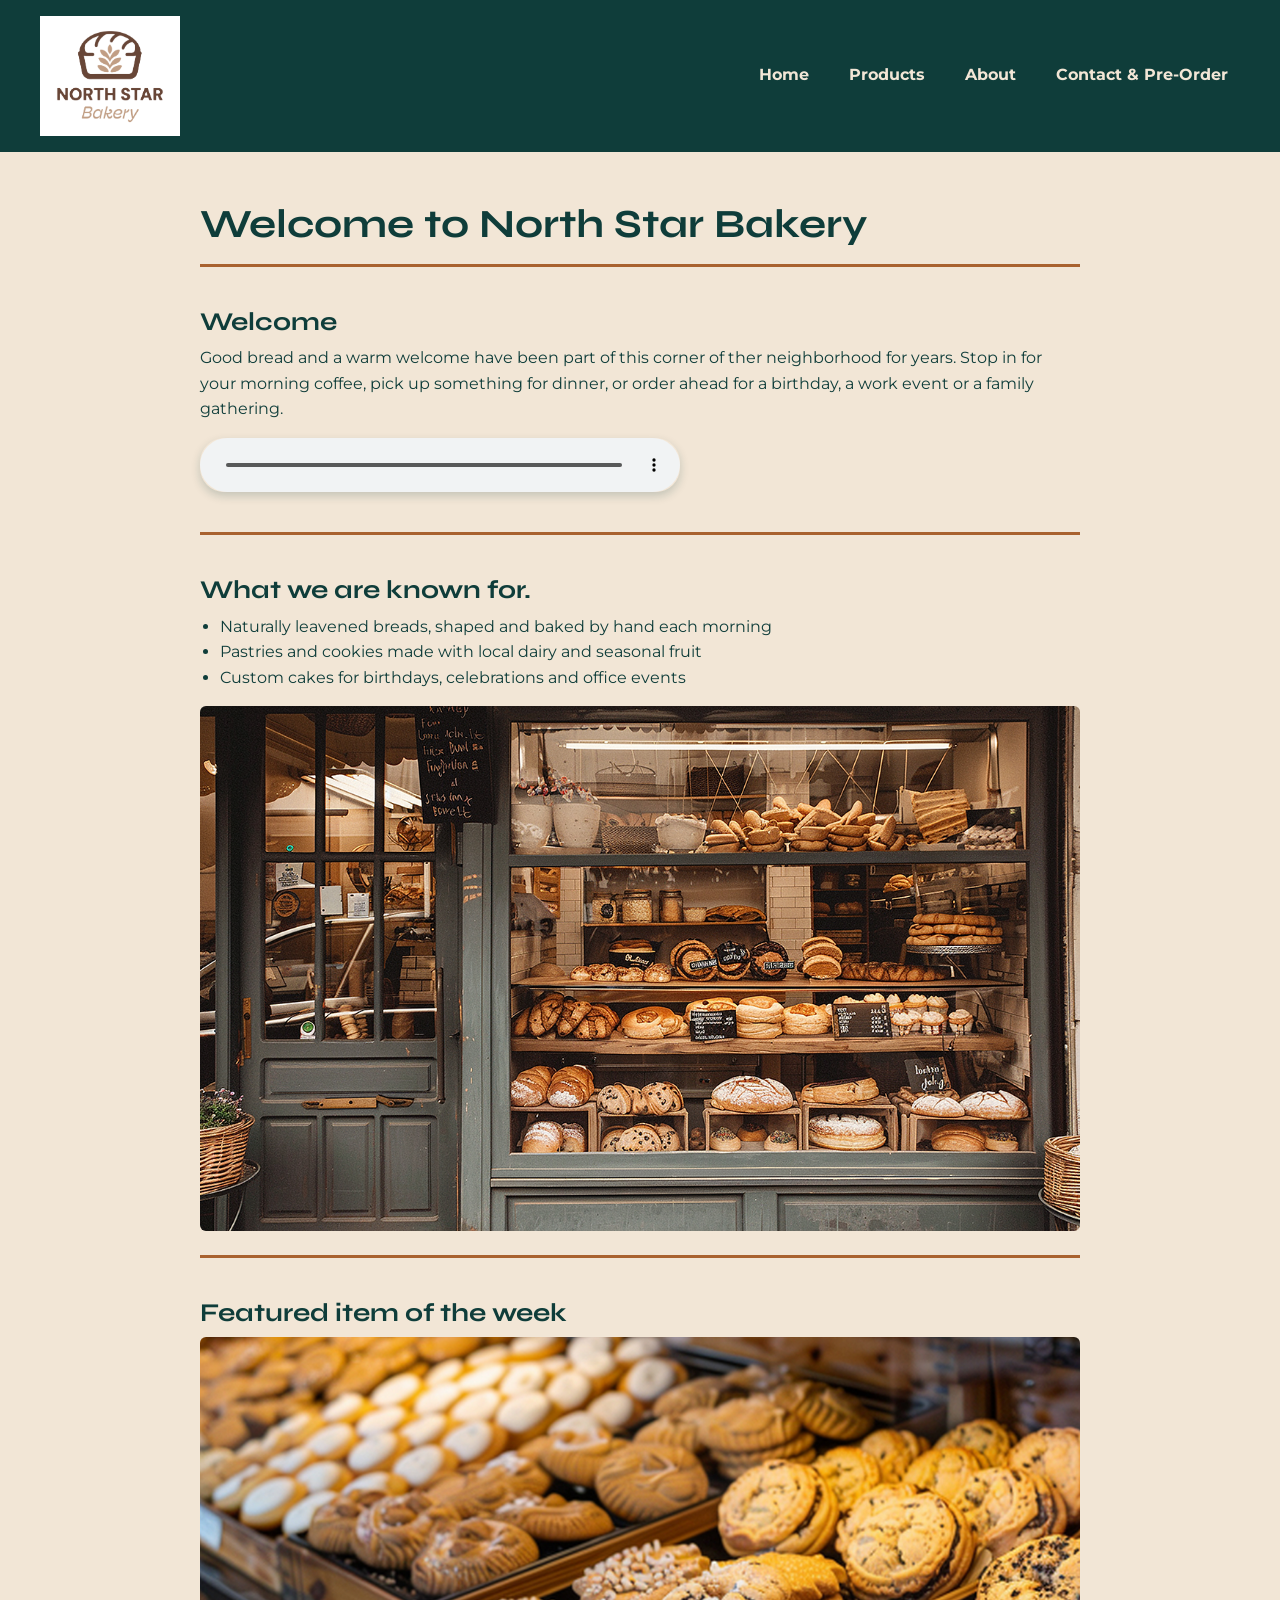
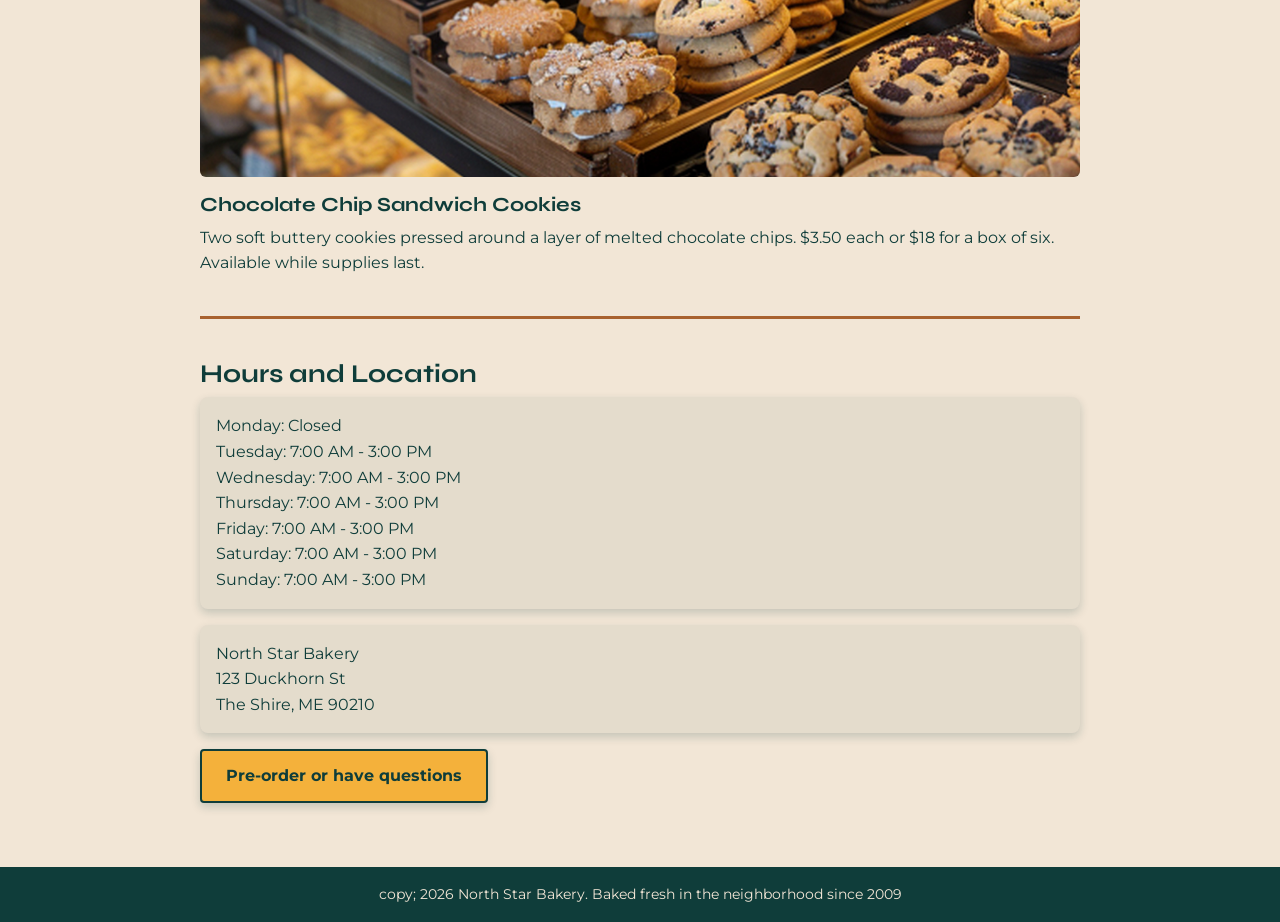
<file: index.html>
<!DOCTYPE html>
<html lang="en">
<head>
  <meta charset="UTF-8">
  <meta name="viewport" content="width=device-width, initial-scale=1.0">
  <title>Home | North Star Bakery</title>
  <link rel="preconnect" href="https://fonts.googleapis.com">
  <link rel="preconnect" href="https://fonts.gstatic.com" crossorigin>
  <link rel="stylesheet" href="https://fonts.googleapis.com/css2?family=Montserrat:wght@400;600;700&family=Syne:wght@600;700;800&display=swap">
  <link rel="stylesheet" href="css/styles.css">
</head>
<body>
  <header>
    <a href="index.html">
      <img src="assets/bakery-logo_c.png" alt="North Star Bakery logo" width="200" height="171">
    </a>
    <nav aria-label="Main Navigation">
      <ul>
        <li><a href="index.html">Home</a></li>
        <li><a href="products.html">Products</a></li>
        <li><a href="about.html">About</a></li>
        <li><a href="contact.html">Contact &amp; Pre-Order</a></li>
      </ul>
    </nav>
  </header>

  <main>
    <h1>Welcome to North Star Bakery</h1>

    <section>
      <h2>Welcome</h2>
      <p>
        Good bread and a warm welcome have been part of this corner of ther neighborhood for years. Stop in for your morning coffee, pick up something for dinner, or order ahead for a birthday, a work event or a family gathering.
      </p>
      <audio controls preload="metadata">
        <source src="assets/bakery-welcome_c.mp3">
        <p>
          Your browser does not support the audio element.
          <a href="assets/bakery-welcome_c.mp3">Download the welcome message (MP3)</a>
        </p>
      </audio>
    </section>

    <section>
      <h2>What we are known for.</h2>
      <ul>
        <li>Naturally leavened breads, shaped and baked by hand each morning</li>
        <li>Pastries and cookies made with local dairy and seasonal fruit</li>
        <li>Custom cakes for birthdays, celebrations and office events</li>
      </ul>
      <img src="assets/bakery-storefront_c.png" alt="Front of North Star Bakery with a window display of breads and pastries" width="600" height="360">
    </section>

    <section>
      <h2>Featured item of the week</h2>
      <picture>
        <source media="(min-width:700px)" srcset="assets/bakery-feature-large_c.png">
        <img src="assets/bakery-feature-small_c.png" alt="Golden butter cookies and chocolate chip sandwich cookies stacked on wooden trays">
      </picture>
      <h3>Chocolate Chip Sandwich Cookies</h3>
      <p>
        Two soft buttery cookies pressed around a layer of melted chocolate chips. $3.50 each or $18 for a box of six. Available while supplies last.
      </p>
    </section>

    <section>
      <h2>Hours and Location</h2>
      <ul class="hours">
        <li>Monday: Closed</li>
        <li>Tuesday: 7:00 AM - 3:00 PM</li>
        <li>Wednesday: 7:00 AM - 3:00 PM</li>
        <li>Thursday: 7:00 AM - 3:00 PM</li>
        <li>Friday: 7:00 AM - 3:00 PM</li>
        <li>Saturday: 7:00 AM - 3:00 PM</li>
        <li>Sunday: 7:00 AM - 3:00 PM</li>
      </ul>
      <address>
        North Star Bakery<br>
        123 Duckhorn St<br>
        The Shire, ME 90210
      </address>
      <p><a class="button" href="contact.html">Pre-order or have questions</a></p>
    </section>
  </main>

  <footer>
    <p>copy; 2026 North Star Bakery. Baked fresh in the neighborhood since 2009</p>
  </footer>
</body>
</html>
</file>
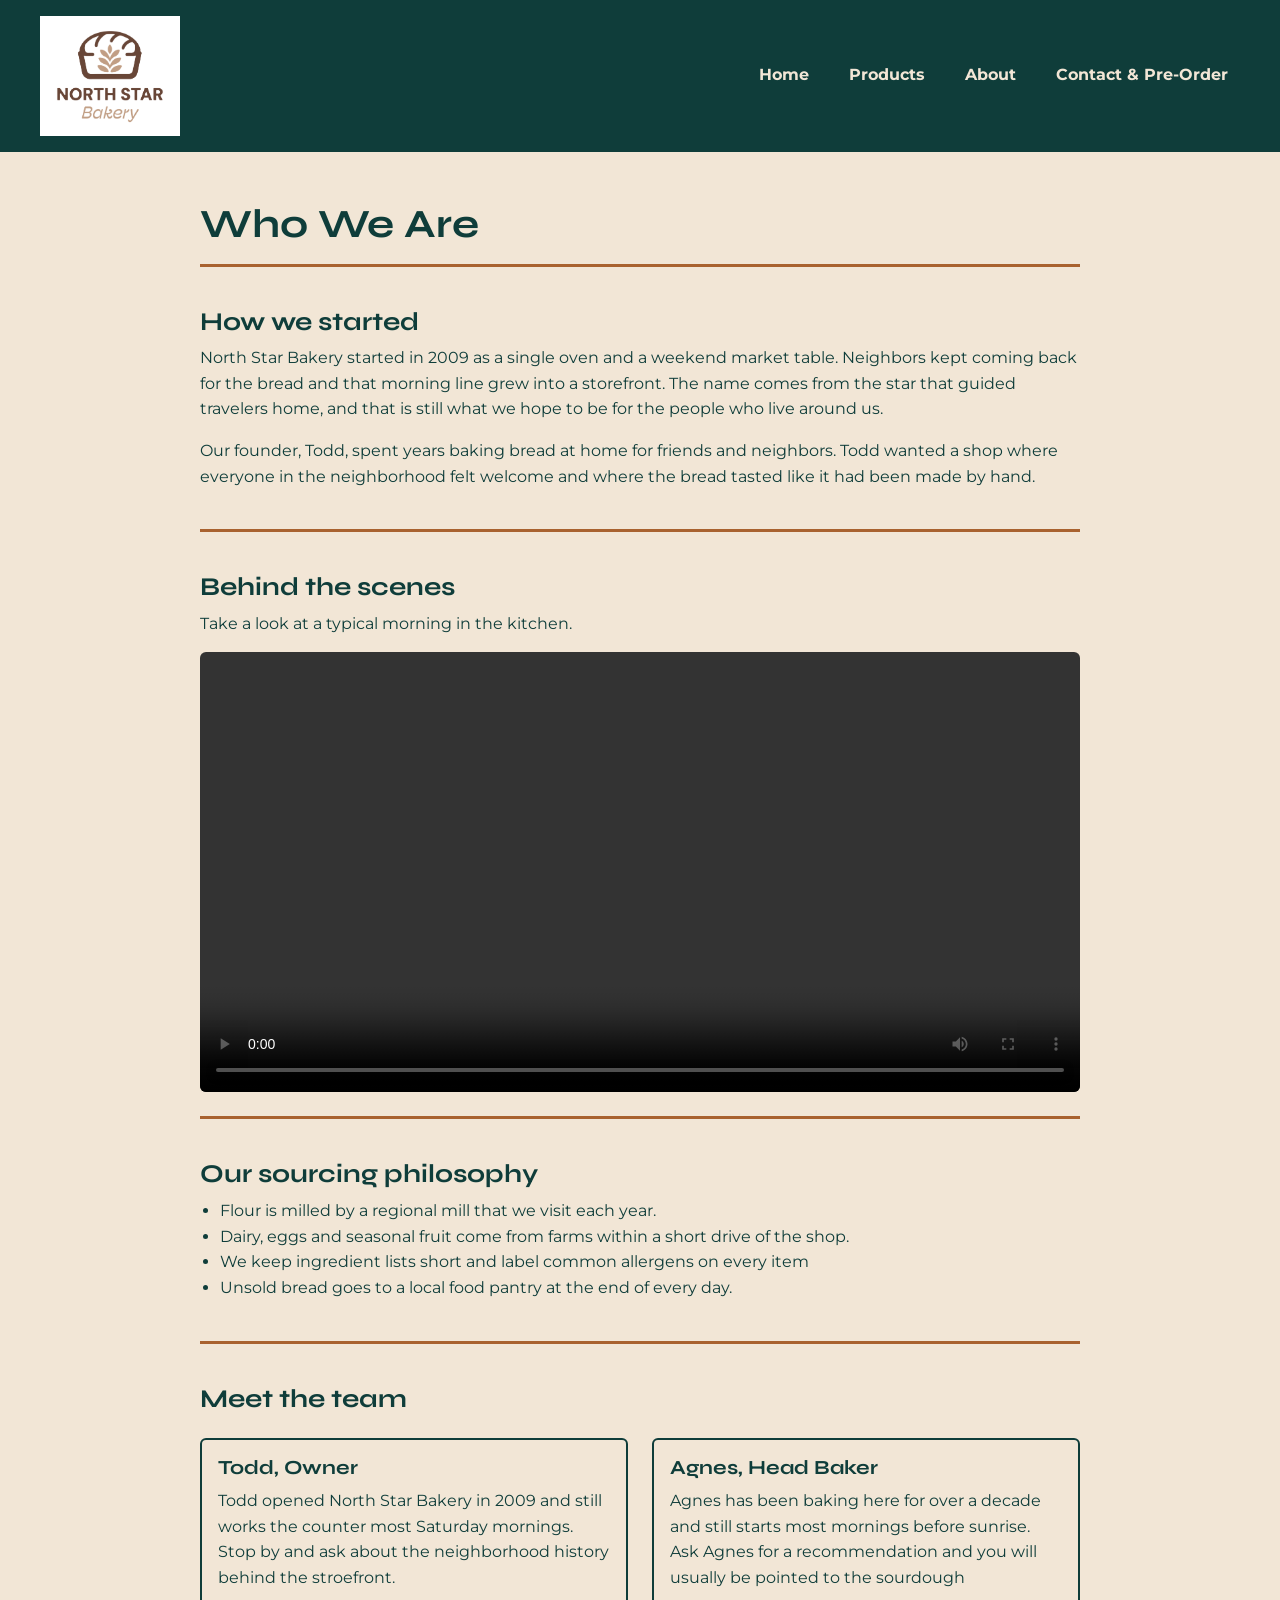
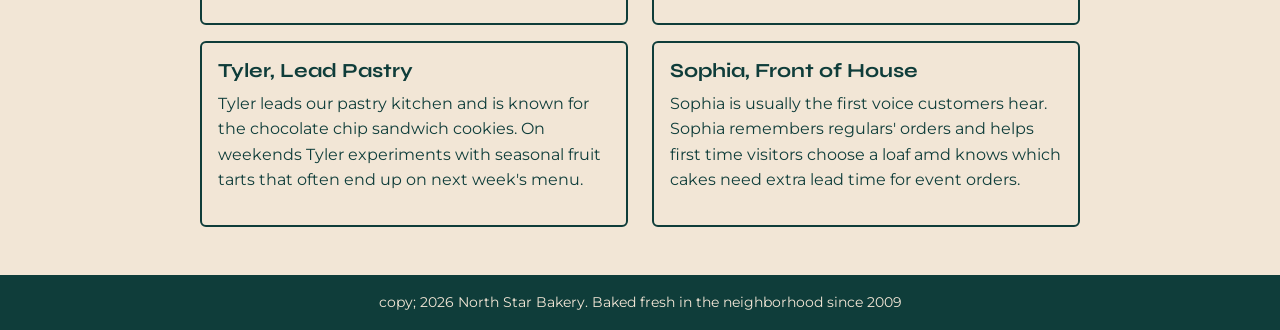
<file: about.html>
<!DOCTYPE html>
<html lang="en">
<head>
  <meta charset="UTF-8">
  <meta name="viewport" content="width=device-width, initial-scale=1.0">
  <title>About | North Star Bakery</title>
  <link rel="preconnect" href="https://fonts.googleapis.com">
  <link rel="preconnect" href="https://fonts.gstatic.com" crossorigin>
  <link rel="stylesheet" href="https://fonts.googleapis.com/css2?family=Montserrat:wght@400;600;700&family=Syne:wght@600;700;800&display=swap">
  <link rel="stylesheet" href="css/styles.css">
</head>
<body>
  <header>
    <a href="index.html">
      <img src="assets/bakery-logo_c.png" alt="North Star Bakery logo" width="200" height="171">
    </a>
    <nav aria-label="Main Navigation">
      <ul>
        <li><a href="index.html">Home</a></li>
        <li><a href="products.html">Products</a></li>
        <li><a href="about.html">About</a></li>
        <li><a href="contact.html">Contact &amp; Pre-Order</a></li>
      </ul>
    </nav>
  </header>

  <main>
    <h1>Who We Are</h1>

    <section>
      <h2>How we started</h2>
      <p>
        North Star Bakery started in 2009 as a single oven and a weekend market table. Neighbors kept coming back for the bread and that morning line grew into a storefront.
        The name comes from the star that guided travelers home, and that is still what we hope to be for the people who live around us.
      </p>
      <p>
        Our founder, Todd, spent years baking bread at home for friends and neighbors. Todd wanted a shop where everyone in the neighborhood felt welcome and where the bread tasted like it had been made by hand.
      </p>
    </section>

    <section>
      <h2>Behind the scenes</h2>
      <p>Take a look at a typical morning in the kitchen.</p>
      <video controls preload="metadata" width="640">
        <source src="assets/bakery-behind-scenes_c.mp4" type="video/mp4">
        <p>Your browser does not support the video element.
          <a href="assets/bakery-behind-scenes_c.mp4">Download the "Behind the secenes" video (MP4)</a>
        </p>
      </video>
    </section>

    <section>
      <h2>Our sourcing philosophy</h2>
      <ul>
        <li>Flour is milled by a regional mill that we visit each year.</li>
        <li>Dairy, eggs and seasonal fruit come from farms within a short drive of the shop.</li>
        <li>We keep ingredient lists short and label common allergens on every item</li>
        <li>Unsold bread goes to a local food pantry at the end of every day.</li>
      </ul>
    </section>

    <section>
      <h2>Meet the team</h2>
      <article>
        <h3>Todd, Owner</h3>
        <p>Todd opened North Star Bakery in 2009 and still works the counter most Saturday mornings. Stop by and ask about the neighborhood history behind the stroefront.</p>
      </article>

      <article>
        <h3>Agnes, Head Baker</h3>
        <p>Agnes has been baking here for over a decade and still starts most mornings before sunrise. Ask Agnes for a recommendation and you will usually be pointed to the sourdough</p>
      </article>

      <article>
        <h3>Tyler, Lead Pastry</h3>
        <p>Tyler leads our pastry kitchen and is known for the chocolate chip sandwich cookies. On weekends Tyler experiments with seasonal fruit tarts that often end up on next week's menu.</p>
      </article>

      <article>
        <h3>Sophia, Front of House</h3>
        <p>Sophia is usually the first voice customers hear. Sophia remembers regulars' orders and helps first time visitors choose a loaf amd knows which cakes need extra lead time for event orders.</p>
      </article>
    </section>
  </main>

   <footer>
    <p>copy; 2026 North Star Bakery. Baked fresh in the neighborhood since 2009</p>
  </footer>
</body>
</html>
</file>
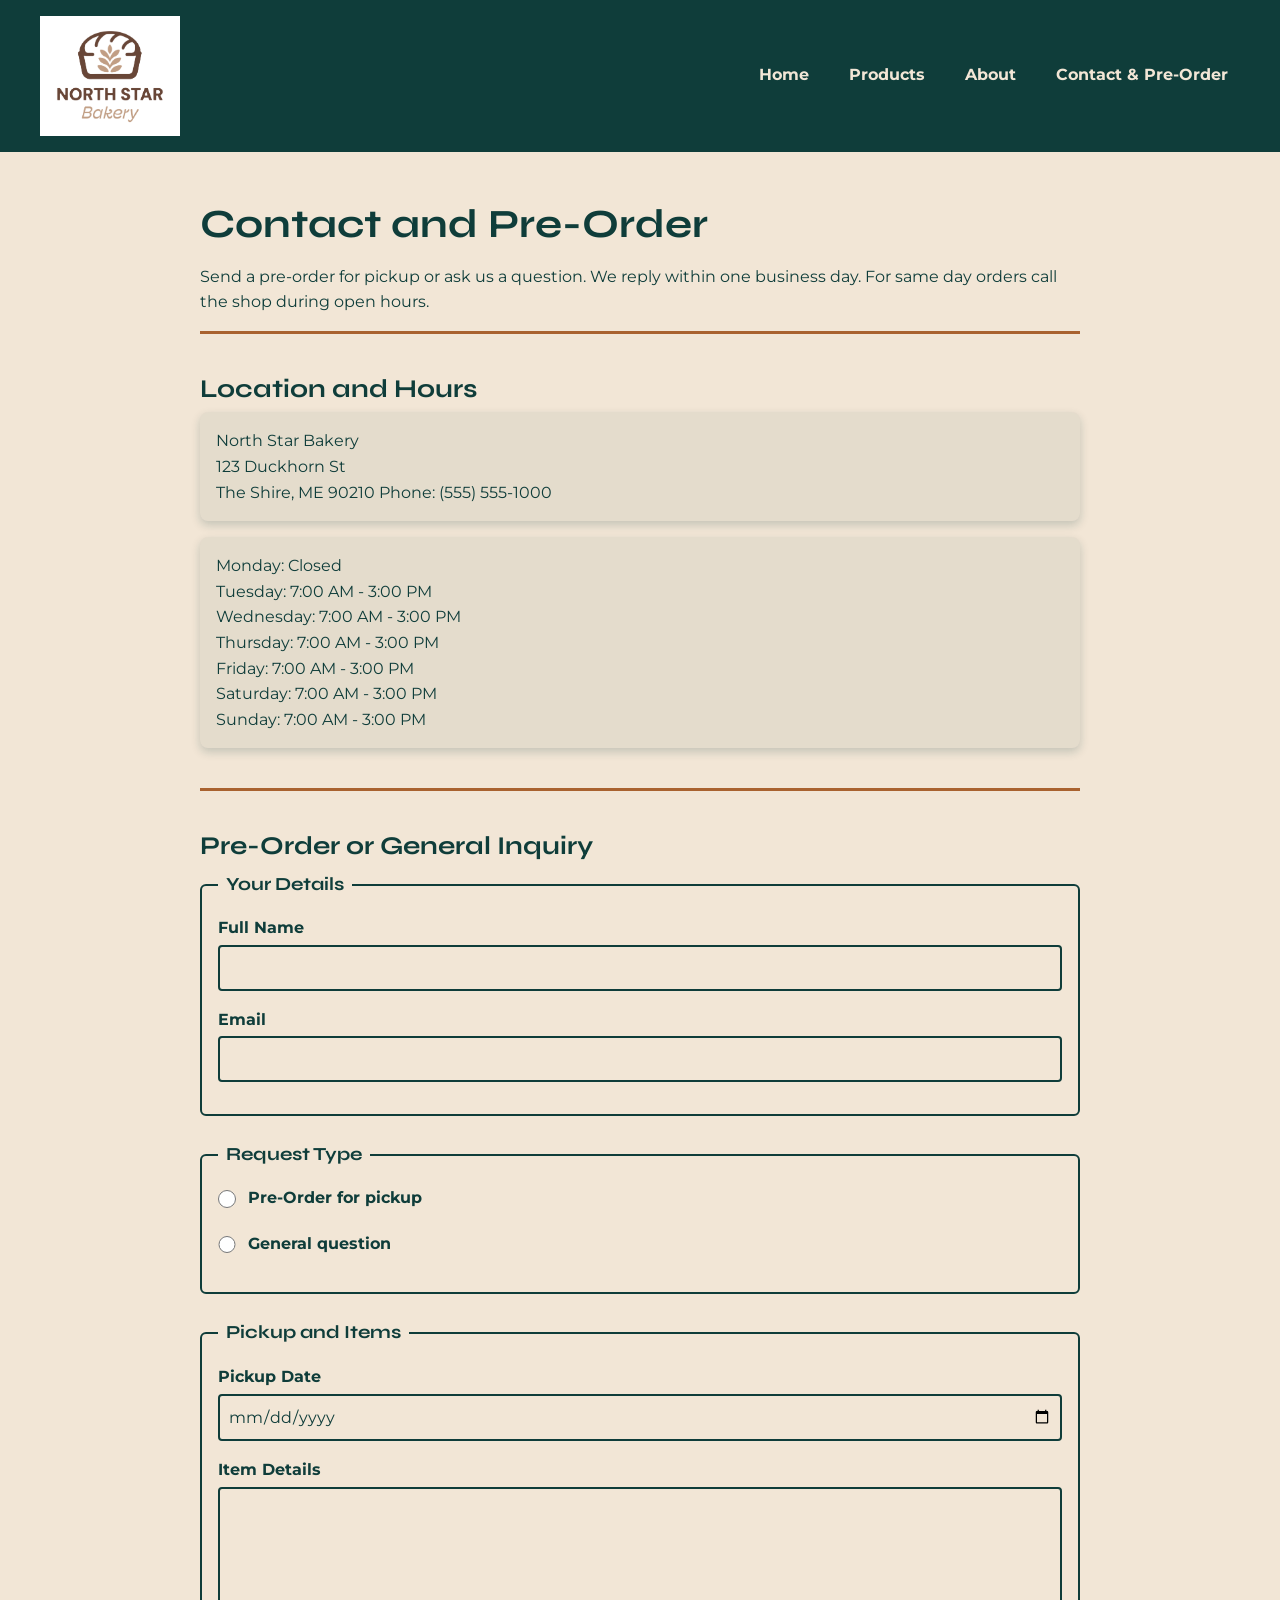
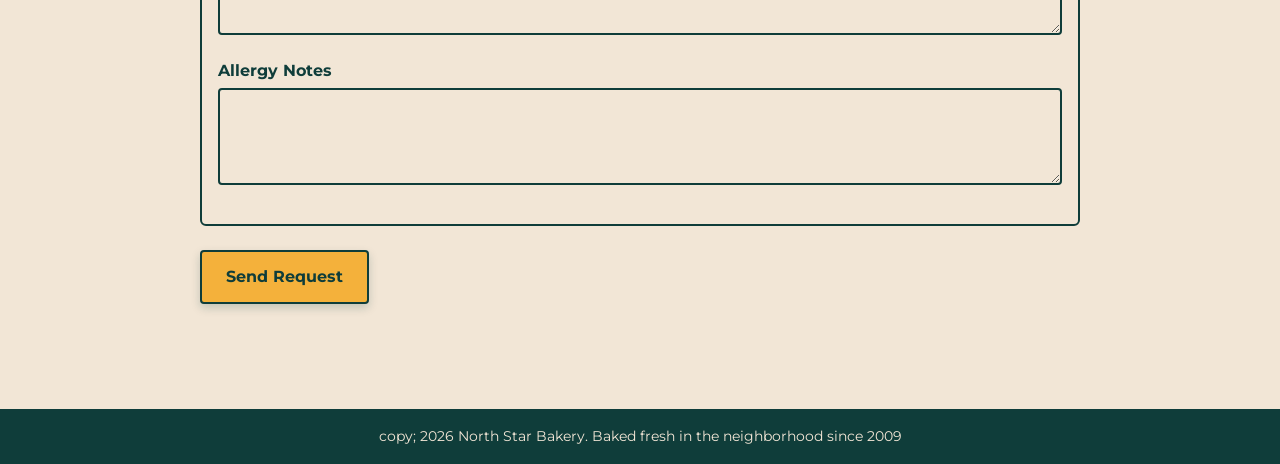
<file: contact.html>
<!DOCTYPE html>
<html lang="en">
<head>
  <meta charset="UTF-8">
  <meta name="viewport" content="width=device-width, initial-scale=1.0">
  <title>Contact | North Star Bakery</title>
  <link rel="preconnect" href="https://fonts.googleapis.com">
  <link rel="preconnect" href="https://fonts.gstatic.com" crossorigin>
  <link rel="stylesheet" href="https://fonts.googleapis.com/css2?family=Montserrat:wght@400;600;700&family=Syne:wght@600;700;800&display=swap">
  <link rel="stylesheet" href="css/styles.css">
</head>
<body>
  <header>
    <a href="index.html">
      <img src="assets/bakery-logo_c.png" alt="North Star Bakery logo" width="200" height="171">
    </a>
    <nav aria-label="Main Navigation">
      <ul>
        <li><a href="index.html">Home</a></li>
        <li><a href="products.html">Products</a></li>
        <li><a href="about.html">About</a></li>
        <li><a href="contact.html">Contact &amp; Pre-Order</a></li>
      </ul>
    </nav>
  </header>

  <main>
    <h1>Contact and Pre-Order</h1>
    <p>
      Send a pre-order for pickup or ask us a question. We reply within one business day. For same day orders call the shop during open hours.
    </p>

    <section>
      <h2>Location and Hours</h2>
      <address>
        North Star Bakery<br>
        123 Duckhorn St<br>
        The Shire, ME 90210
        Phone: (555) 555-1000
      </address>
      <ul class="hours">
        <li>Monday: Closed</li>
        <li>Tuesday: 7:00 AM - 3:00 PM</li>
        <li>Wednesday: 7:00 AM - 3:00 PM</li>
        <li>Thursday: 7:00 AM - 3:00 PM</li>
        <li>Friday: 7:00 AM - 3:00 PM</li>
        <li>Saturday: 7:00 AM - 3:00 PM</li>
        <li>Sunday: 7:00 AM - 3:00 PM</li>
      </ul>
    </section>

    <section>
      <h2>Pre-Order or General Inquiry</h2>
      <form id="pre-order-form" action="#" method="post" novalidate>
        <fieldset>
          <legend>Your Details</legend>
          <p>
            <label for="name">Full Name</label>
            <input type="text" name="name" id="name" autocomplete="name" maxlength="100" required aria-describedby="name-error">
            <span id="name-error" class="field-error" hidden></span>
          </p>
          <p>
            <label for="email">Email</label>
            <input type="email" name="email" id="email" autocomplete="email" maxlength="100" required aria-describedby="email-error">
            <span id="email-error" class="field-error" hidden></span>
          </p>
        </fieldset>

        <fieldset>
          <legend>Request Type</legend>
          <p>
            <input type="radio" name="request-type" id="request-pre-order" value="pre-order" required>
            <label for="request-pre-order">Pre-Order for pickup</label>
          </p>
          <p>
            <input type="radio" name="request-type" id="request-question" value="general-question" required>
            <label for="request-question">General question</label>
          </p>
          <span id="request-type-error" class="field-error" hidden></span>
        </fieldset>

         <fieldset>
          <legend>Pickup and Items</legend>
          <p>
            <label for="pickup-date">Pickup Date</label>
            <input type="date" name="pickup-date" id="pickup-date" required aria-describedby="pickup-date-error">
            <span id="pickup-date-error" class="field-error" hidden></span>
          </p>
          <p>
            <label for="item-details">Item Details</label><br>
            <textarea name="item-details" id="item-details" rows="5" cols="40" minlength="5" maxlength="1000" required aria-describedby="item-details-error"></textarea>
            <span id="item-details-note" class="field-note" hidden>Filled in from your saved list on the products page. Edit as needed.</span>
            <span id="item-details-error" class="field-error" hidden></span>
          </p>
          <p>
            <label for="allergy-notes">Allergy Notes</label><br>
            <textarea name="allergy-notes" id="allergy-notes" rows="3" cols="40" maxlength="500" aria-describedby="allergy-notes-error"></textarea>
            <span id="allergy-notes-error" class="field-error" hidden></span>
          </p>
        </fieldset>

        <p>
          <button type="submit">Send Request</button>
        </p>
        <p id="form-status" class="form-status" role="status" aria-live="polite"></p>
      </form>
    </section>
  </main>

   <footer>
    <p>copy; 2026 North Star Bakery. Baked fresh in the neighborhood since 2009</p>
  </footer>
  <script src="js/store.js"></script>
  <script src="js/contact-form.js"></script>
</body>
</html>
</file>
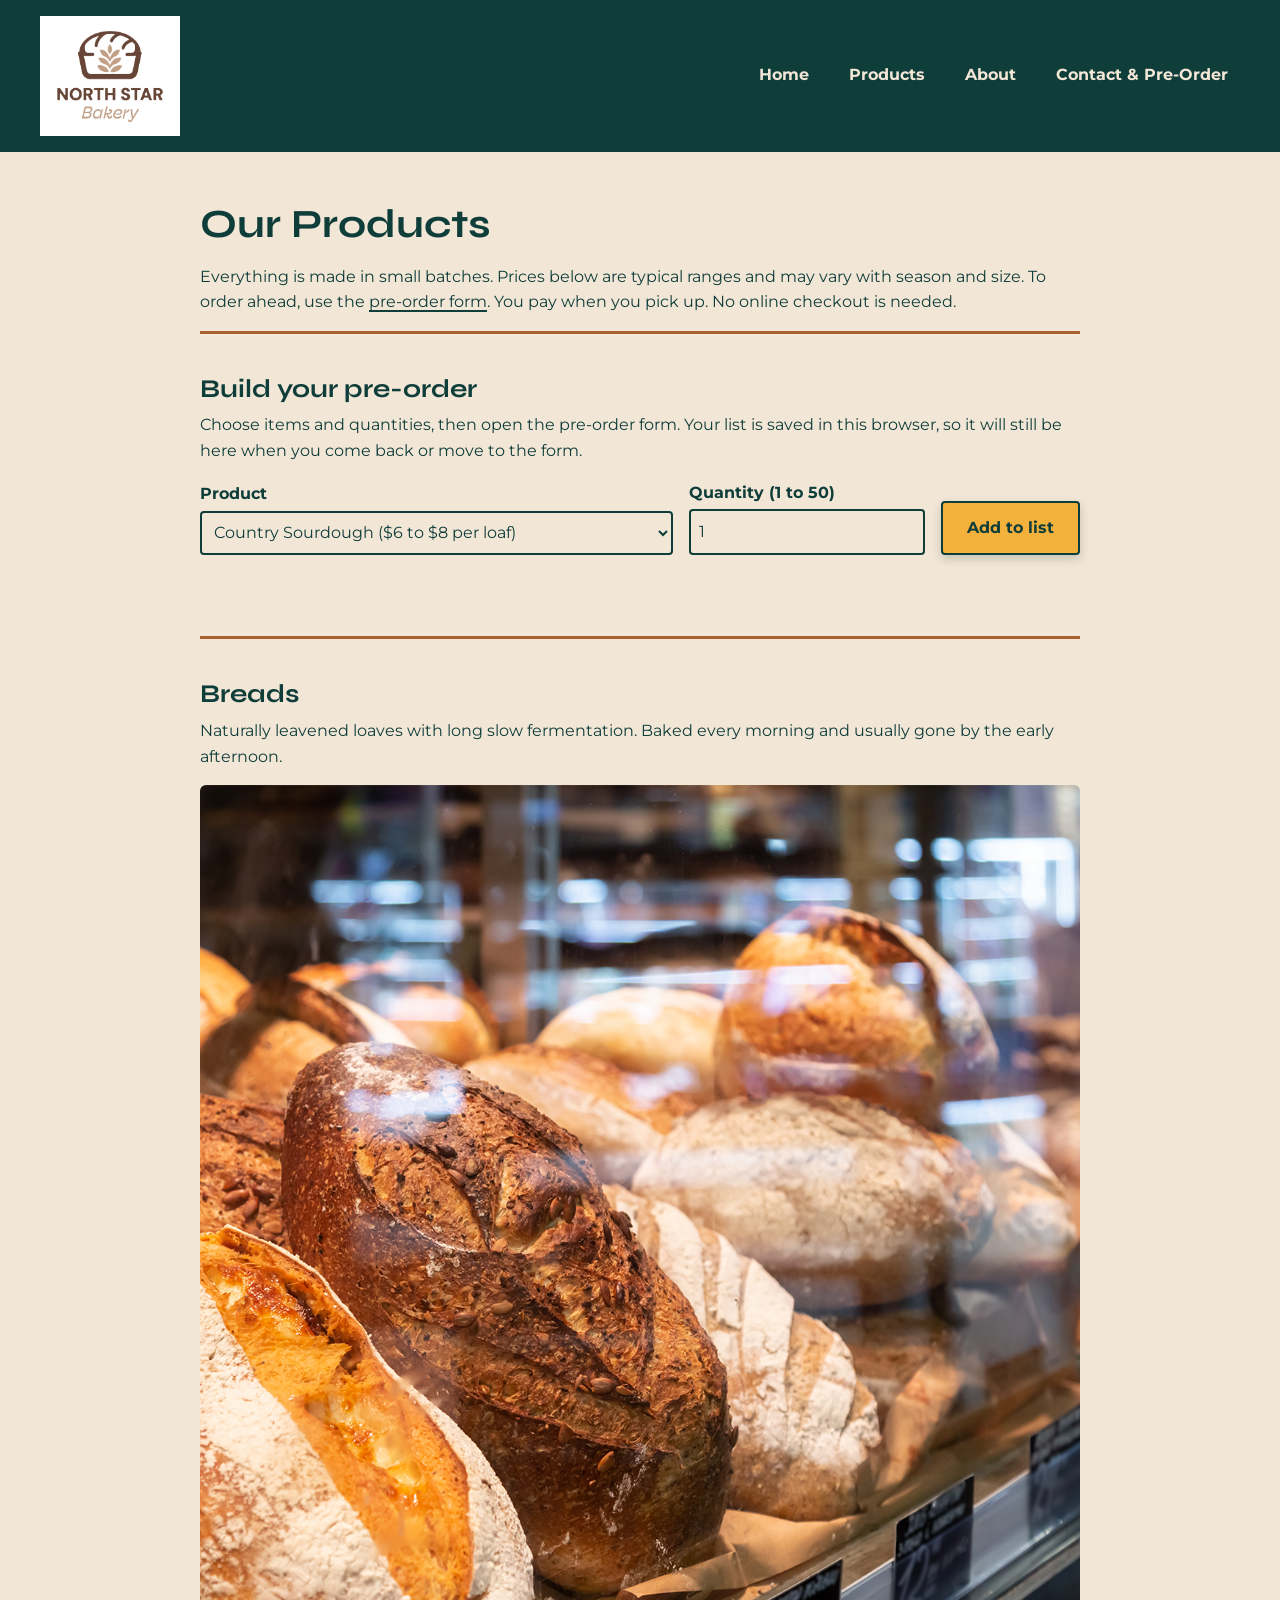
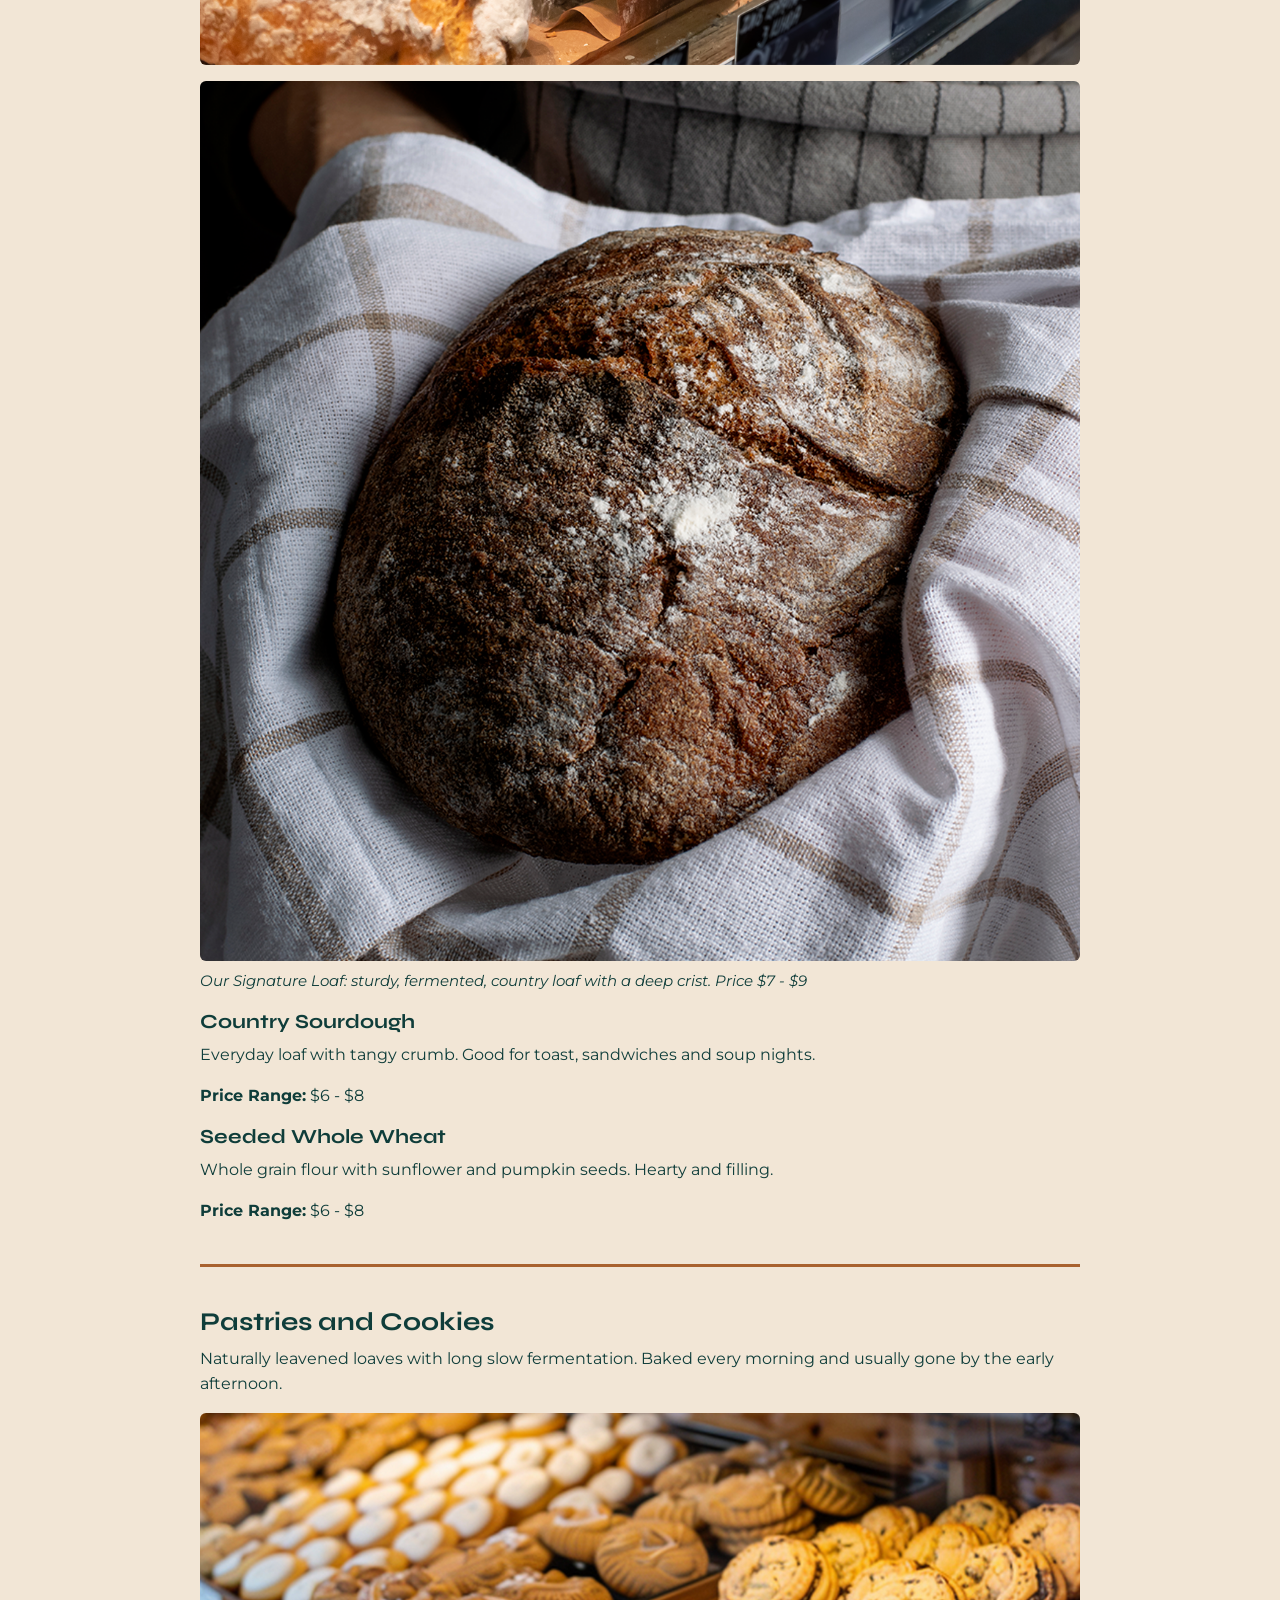
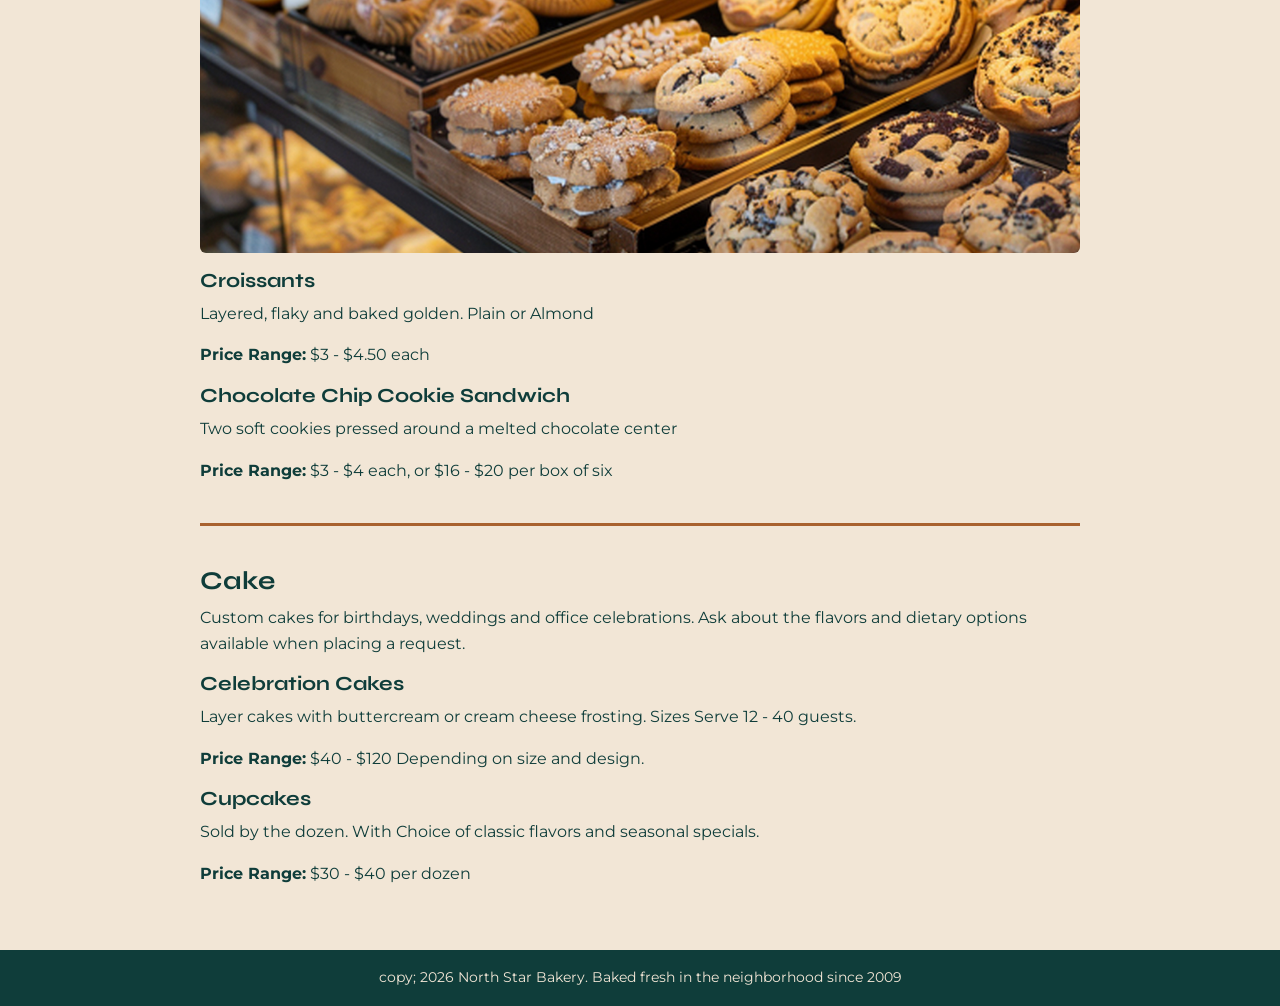
<file: products.html>
<!DOCTYPE html>
<html lang="en">
<head>
  <meta charset="UTF-8">
  <meta name="viewport" content="width=device-width, initial-scale=1.0">
  <title>Products | North Star Bakery</title>
  <link rel="preconnect" href="https://fonts.googleapis.com">
  <link rel="preconnect" href="https://fonts.gstatic.com" crossorigin>
  <link rel="stylesheet" href="https://fonts.googleapis.com/css2?family=Montserrat:wght@400;600;700&family=Syne:wght@600;700;800&display=swap">
  <link rel="stylesheet" href="css/styles.css">
</head>
<body>
  <header>
    <a href="index.html">
      <img src="assets/bakery-logo_c.png" alt="North Star Bakery logo" width="200" height="171">
    </a>
    <nav aria-label="Main Navigation">
      <ul>
        <li><a href="index.html">Home</a></li>
        <li><a href="products.html">Products</a></li>
        <li><a href="about.html">About</a></li>
        <li><a href="contact.html">Contact &amp; Pre-Order</a></li>
      </ul>
    </nav>
  </header>

  <main>
    <h1>Our Products</h1>
    <p>
      Everything is made in small batches. Prices below are typical ranges and may vary
      with season and size. To order ahead, use the
      <a href="contact.html">pre-order form</a>. You pay when you pick up. No online checkout is needed.
    </p>

    <section id="preorder-builder" aria-labelledby="builder-heading">
      <h2 id="builder-heading">Build your pre-order</h2>
      <p>
        Choose items and quantities, then open the pre-order form. Your list is saved in this
        browser, so it will still be here when you come back or move to the form.
      </p>

      <form id="preorder-picker" class="picker-form" novalidate>
        <div class="field">
          <label for="product-select">Product</label>
          <select id="product-select" name="product"></select>
        </div>
        <div class="field">
          <label for="product-qty">Quantity (1 to 50)</label>
          <input id="product-qty" name="quantity" type="number" inputmode="numeric" min="1" max="50" step="1" value="1" aria-describedby="qty-error">
          <span id="qty-error" class="field-error" hidden></span>
        </div>
        <div class="field">
          <button type="submit">Add to list</button>
        </div>
      </form>
      <p id="picker-message" class="form-status" role="status" aria-live="polite"></p>

      <div id="preorder-panel" hidden>
        <h3>Your pre-order list</h3>
        <ul id="preorder-list" class="preorder-list" aria-live="polite"></ul>
        <p id="preorder-total"></p>
        <p>
          <button type="button" id="clear-preorder">Clear list</button>
          <a class="button" href="contact.html">Go to the pre-order form</a>
        </p>
      </div>
    </section>

    <section>
      <h2>Breads</h2>
      <p>Naturally leavened loaves with long slow fermentation. Baked every morning and usually gone by the early afternoon.</p>
      <img src="assets/bakery-bread_c.png" alt="Artisan loaves with crisp crusts displayed in a bakery case" width="400" height="400">

      <figure>
        <img src="assets/bakery-signature-loaf_c.png" alt="Round dark loaf dusted with flour resting on a checkered linen cloth." width="400" height="400">
        <figcaption>Our Signature Loaf: sturdy, fermented, country loaf with a deep crist. Price $7 - $9</figcaption>
      </figure>

      <h3>Country Sourdough</h3>
      <p>Everyday loaf with tangy crumb. Good for toast, sandwiches and soup nights.</p>
      <p><strong>Price Range:</strong> $6 - $8</p>

      <h3>Seeded Whole Wheat</h3>
      <p>Whole grain flour with sunflower and pumpkin seeds. Hearty and filling.</p>
      <p><strong>Price Range:</strong> $6 - $8</p>
    </section>

    <section>
      <h2>Pastries and Cookies</h2>
      <p>Naturally leavened loaves with long slow fermentation. Baked every morning and usually gone by the early afternoon.</p>
      <img src="assets/bakery-feature-large_c.png" alt="Wooden trays of cookies and sandwich cookies in a bakery display" width="600" height="400">

      <h3>Croissants</h3>
      <p>Layered, flaky and baked golden. Plain or Almond</p>
      <p><strong>Price Range:</strong> $3 - $4.50 each</p>
      
      <h3>Chocolate Chip Cookie Sandwich</h3>
      <p>Two soft cookies pressed around a melted chocolate center</p>
      <p><strong>Price Range:</strong> $3 - $4 each, or $16 - $20 per box of six</p>
    </section>

    <section>
      <h2>Cake</h2>
      <p>Custom cakes for birthdays, weddings and office celebrations. Ask about the flavors and dietary options available when placing a request.</p>

      <h3>Celebration Cakes</h3>
      <p>Layer cakes with buttercream or cream cheese frosting. Sizes Serve 12 - 40 guests.</p>
      <p><strong>Price Range:</strong> $40 - $120 Depending on size and design.</p>
      
      <h3>Cupcakes</h3>
      <p>Sold by the dozen. With Choice of classic flavors and seasonal specials.</p>
      <p><strong>Price Range:</strong> $30 - $40 per dozen</p>
    </section>

  </main>
  
   <footer>
    <p>copy; 2026 North Star Bakery. Baked fresh in the neighborhood since 2009</p>
  </footer>
  <script src="js/store.js"></script>
  <script src="js/product-preorder.js"></script>
</body>
</html>
</file>
<file: css/styles.css>
/*
North Star Bakery - Touchstone 3 stylesheet
Color Palette:
  - #0F3D3A - text, header, footer, borders
  - #F4B13B - buttons and nav hover
  - #A9622F - decorative dividers
  - #F2E6D6 - page background
*/

:root {
  --forest: #0f3d3a;
  --gold: #f4b13b;
  --toast: #a9622f;
  --sand: #f2e6d6;

  --font-sans: Montserrat, Arial, Helvetica, sans-serif;
  --font-title: Syne, Georgia, "Times New Roman", serif;

  --space-1: 0.5rem;
  --space-2: 1rem;
  --space-3: 1.5rem;
  --space-4: 2.5rem;
}

*,
*::before,
*::after {
  box-sizing: border-box;
}

body {
  margin: 0;
  font-family: var(--font-sans);
  font-size: 1rem;
  line-height: 1.6;
  color: var(--forest);
  background-color: var(--sand);
}

h1,
h2,
h3 {
  font-family: var(--font-title);
  line-height: 1.2;
  color: var(--forest);
}

h1 {
  font-size: 2rem;
  margin: var(--space-3) 0 var(--space-2);
}

h2 {
  font-size: 1.6rem;
  margin: var(--space-3) 0 var(--space-1);
}

h3 {
  font-size: 1.25rem;
  margin: var(--space-2) 0 var(--space-1);
}

p,
ul {
  margin: 0 0 var(--space-2);
}

ul {
  padding-left: 1.25rem;
}

strong {
  color: var(--forest);
}

a {
  color: var(--forest);
  text-decoration-thickness: 2px;
  text-underline-offset: 3px;
}

a:hover {
  text-decoration-thickness: 3px;
}

a:focus-visible,
button:focus-visible,
input:focus-visible,
textarea:focus-visible {
  outline: 3px solid var(--forest);
  outline-offset: 2px;
}

header {
  display: flex;
  flex-direction: column;
  align-items: center;
  gap: var(--space-2);
  padding: var(--space-2);
  background-color: var(--forest);
  color: var(--sand);
}

header > a img {
  display: block;
  width: 140px;
  height: auto;
  border-radius: 0;
}

header nav ul {
  display: flex;
  flex-wrap: wrap;
  justify-content: center;
  gap: var(--space-1) var(--space-2);
  margin: 0;
  padding: 0;
  list-style: none;
}

header nav a {
  display: inline-block;
  padding: 0.5rem 0.75rem;
  min-height: 44px;
  border-radius: 4px;
  color: var(--sand);
  font-weight: bold;
  text-decoration: none;
}

header nav a:hover {
  background-color: var(--gold);
  color: var(--forest);
}

header a:focus-visible {
  outline-color: var(--gold);
}

main {
  max-width: 60rem;
  margin: 0 auto;
  border-top: var(--space-2);
}

main > section {
  padding: var(--space-2) 0 var(--space-3);
  border-top: 3px solid var(--toast);
}

img,
video {
  display: block;
  width: 100%;
  height: auto;
  border-radius: 6px;
}

picture {
  display: block;
}

figure {
  margin: var(--space-2) 0;
}

figcaption {
  margin-top: var(--space-1);
  font-size: 0.95rem;
  font-style: italic;
}

audio {
  display: block;
  width: 100%;
  max-width: 30rem;
  margin-bottom: var(--space-2);
  border-radius: 24px;
  box-shadow: 0 4px 10px rgba(15, 61, 58, 0.2);
}

address,
.hours {
  margin: 0 0 var(--space-2);
  padding: var(--space-2);
  font-style: normal;
  text-align: left;
  background-color: rgba(15, 61, 58, 0.06);
  border-radius: 8px;
  box-shadow: 0 4px 10px rgba(15, 61, 58, 0.2);
}

.hours {
  list-style: none;
}

form {
  width: 100%;
}

fieldset {
  margin: 0 0 var(--space-3);
  padding: var(--space-2);
  border: 2px solid var(--forest);
  border-radius: 6px;
}

legend {
  padding: 0 var(--space-1);
  font-family: var(--font-title);
  font-size: 1.15rem;
  font-weight: bold;
  color: var(--forest);
}

label {
  display: inline-block;
  margin-bottom: 0.25rem;
  font-weight: bold;
}

input[type="text"],
input[type="email"],
input[type="date"],
textarea {
  width: 100%;
  min-height: 44px;
  padding: 0.5rem;
  font: inherit;
  color: var(--forest);
  background-color: var(--sand);
  border: 2px solid var(--forest);
  border-radius: 4px;
}

input[type="radio"] {
  width: 1.1rem;
  height: 1.1rem;
  margin: 0 0.5rem 0 0;
  vertical-align: middle;
  accent-color: var(--forest);
}

fieldset p:has(input[type="radio"] label) {
  font-weight: normal;
}

button,
.button {
  display: inline-block;
  min-height: 44px;
  padding: 0.75rem 1.5rem;
  font: inherit;
  font-weight: bold;
  text-decoration: none;
  color: var(--forest);
  background-color: var(--gold);
  border: 2px solid var(--forest);
  border-radius: 4px;
  box-shadow: 0 4px 10px rgba(15, 61, 58, 0.2);
  cursor: pointer;
}

footer {
  padding: var(--space-2);
  text-align: center;
  font-size: 0.9rem;
  background-color: var(--forest);
  color: var(--sand);
}

footer p {
  margin: 0;
}

@media (min-width: 700px) {
  header {
    flex-direction: row;
    justify-content: space-between;
    padding: var(--space-2) var(--space-4);
  }

  header nav ul {
    justify-content: flex-end;
  }

  h1 {
    font-size: 2.5rem;
  }

  main {
    padding: var(--space-3) var(--space-4);
  }

  main > section:has(> article) {
    display: grid;
    grid-template-columns: 1fr 1fr;
    gap: var(--space-2) var(--space-3);
  }

  main > section > h2 {
    grid-column: 1/-1;
  }

  article {
    padding: var(--space-2);
    border: 2px solid var(--forest);
    border-radius: 6px;
  }

  article h3 {
    margin-top: 0;
  }
}

.field label {
  display: block;
}

select,
input[type="number"] {
  width: 100%;
  min-height: 44px;
  padding: 0.5rem;
  font: inherit;
  color: var(--forest);
  background-color: var(--sand);
  border: 2px solid var(--forest);
  border-radius: 4px;
}

.picker-form {
  display: grid;
  gap: var(--space-2);
  margin-bottom: var(--space-2);
}

.picker-form button {
  width: 100%;
}

.preorder-list {
  list-style: none;
  padding: var(--space-2);
  background-color: rgba(15, 61, 58, 0.06);
  border-radius: 8px;
  box-shadow: 0 4px 10px rgba(15, 61, 58, 0.2);
}

.preorder-list li {
  display: flex;
  justify-content: space-between;
  align-items: center;
  gap: var(--space-1);
  padding: var(--space-1) 0;
  border-bottom: 1px solid rgba(15, 61, 58, 0.2);
}

.preorder-list li:last-child {
  border-bottom: 0;
}

.remove-button {
  padding: 0.5rem 0.9rem;
}

.form-status {
  font-weight: bold;
  min-height: 1.6em;
}

.field-error {
  display: block;
  margin: var(--space-1) 0 0;
  padding: 0.4rem 0.6rem;
  font-weight: bold;
  background-color: rgba(244, 177, 59, 0.3);
  border-left: 4px solid var(--toast);
  border-radius: 4px;
}

.field-error[hidden] {
  display: none;
}

.field-note {
  display: block;
  margin-top: var(--space-1);
  font-size: 0.95rem;
  font-style: italic;
}

.field-note[hidden] {
  display: none;
}

input[aria-invalid="true"],
textarea[aria-invalid="true"],
select[aria-invalid="true"] {
  border: 3px solid var(--forest);
  box-shadow: 0 0 0 3px var(--toast);
}

@media (min-width: 700px) {
  .picker-form {
    grid-template-columns: 2fr 1fr auto;
    align-items: end;
  }

  .picker-form button {
    width: auto;
  }
}
</file>
